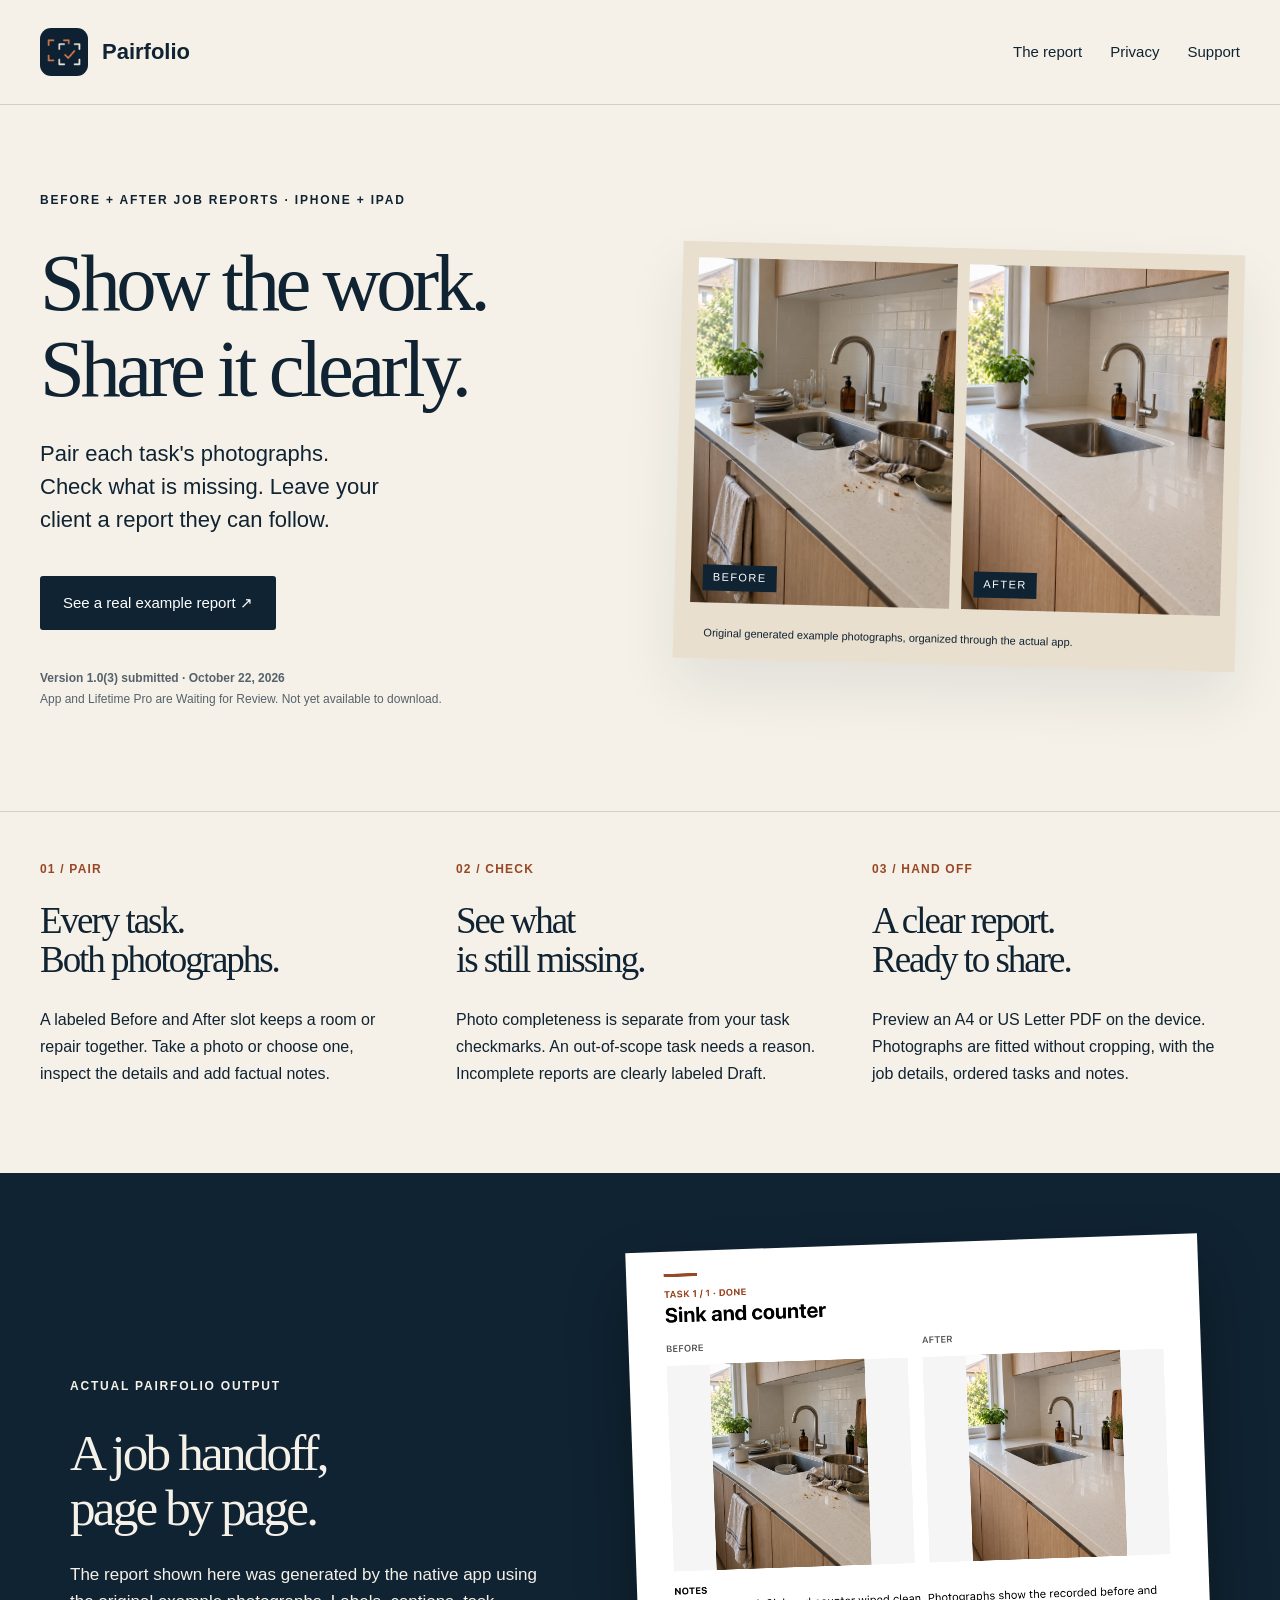
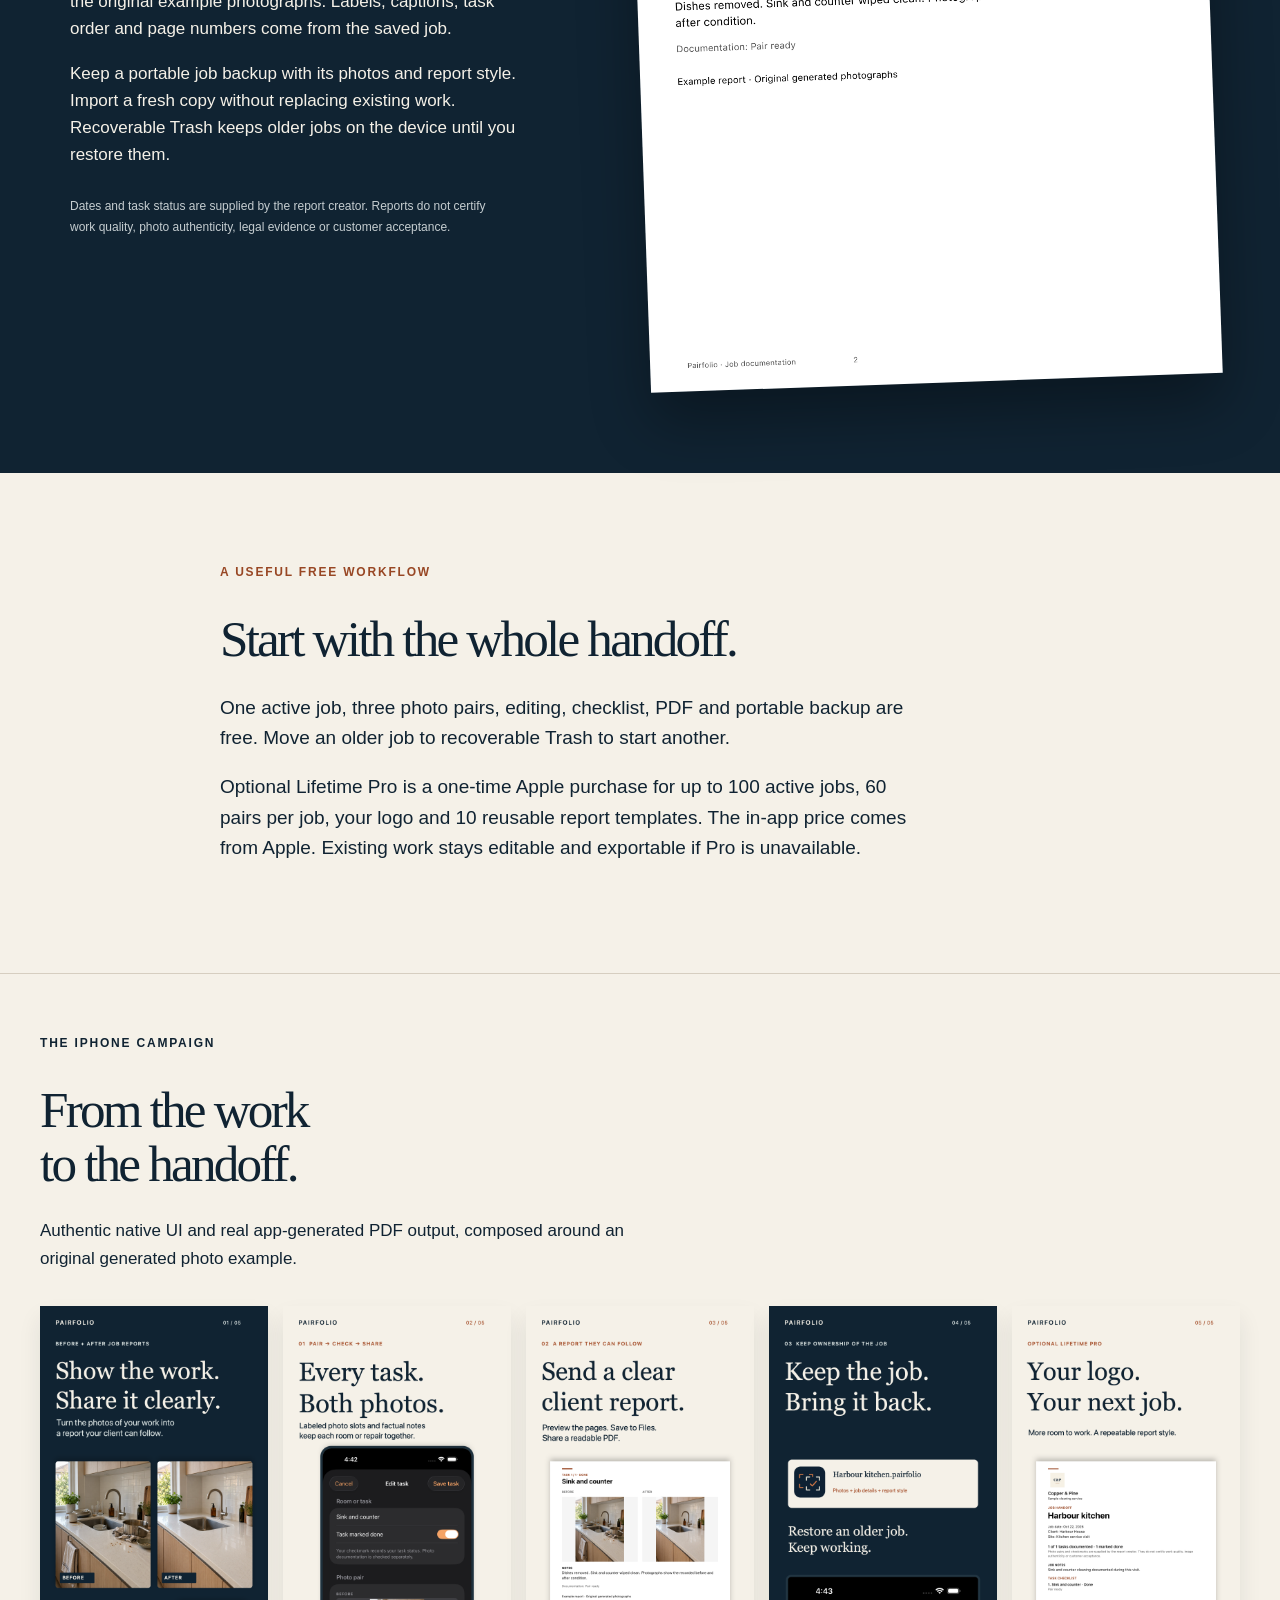
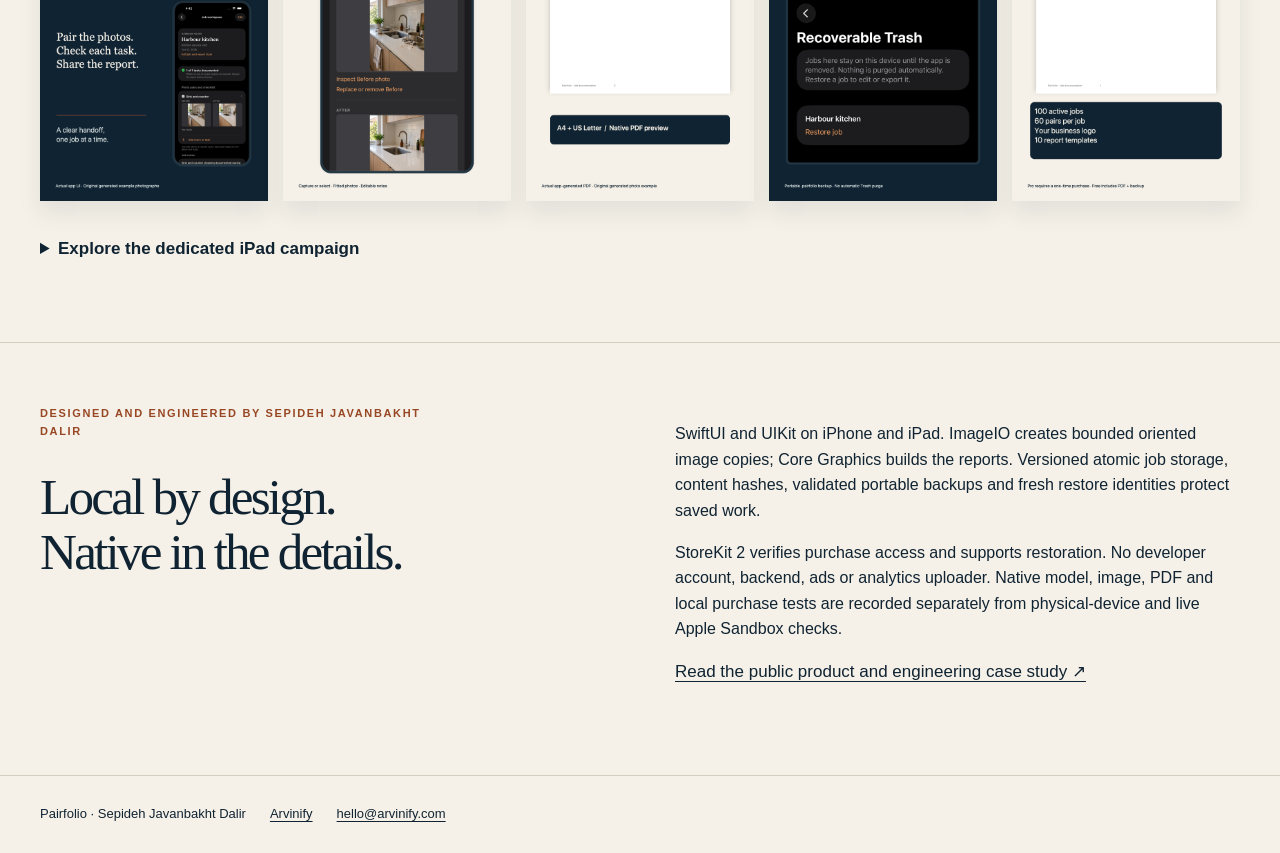
<file: index.html>
<!doctype html>
<html lang="en"><head><meta charset="utf-8"><meta name="viewport" content="width=device-width,initial-scale=1"><meta name="theme-color" content="#102332"><title>Pairfolio · Clear client handoffs</title><meta name="description" content="Before and after job photos, task documentation and readable client reports. Pairfolio is a native local iPhone and iPad app."><link rel="icon" href="assets/icon.png"><link rel="stylesheet" href="style.css"></head><body>
<header><a class="brand" href="index.html"><img src="assets/icon.png" width="48" height="48" alt="Pairfolio paired corners"><strong>Pairfolio</strong></a><nav><a href="#report">The report</a><a href="privacy.html">Privacy</a><a href="support.html">Support</a></nav></header>
<main><section class="hero"><div><p class="eyebrow">BEFORE + AFTER JOB REPORTS · IPHONE + IPAD</p><h1>Show the work.<br>Share it clearly.</h1><p class="lead">Pair each task's photographs. Check what is missing. Leave your client a report they can follow.</p><a class="button" href="#report">See a real example report ↗</a><p class="release"><strong>Version 1.0(3) submitted · October 22, 2026</strong><br>App and Lifetime Pro are Waiting for Review. Not yet available to download.</p></div><div class="comparison"><figure><img src="assets/before.jpg" alt="Original generated example kitchen before cleaning"><figcaption>BEFORE</figcaption></figure><figure><img src="assets/after.jpg" alt="Matched original generated example kitchen after cleaning"><figcaption>AFTER</figcaption></figure><p>Original generated example photographs, organized through the actual app.</p></div></section>
<section class="principles"><article><span>01 / PAIR</span><h2>Every task.<br>Both photographs.</h2><p>A labeled Before and After slot keeps a room or repair together. Take a photo or choose one, inspect the details and add factual notes.</p></article><article><span>02 / CHECK</span><h2>See what<br>is still missing.</h2><p>Photo completeness is separate from your task checkmarks. An out-of-scope task needs a reason. Incomplete reports are clearly labeled Draft.</p></article><article><span>03 / HAND OFF</span><h2>A clear report.<br>Ready to share.</h2><p>Preview an A4 or US Letter PDF on the device. Photographs are fitted without cropping, with the job details, ordered tasks and notes.</p></article></section>
<section id="report" class="report"><div><p class="eyebrow">ACTUAL PAIRFOLIO OUTPUT</p><h2>A job handoff,<br>page by page.</h2><p>The report shown here was generated by the native app using the original example photographs. Labels, captions, task order and page numbers come from the saved job.</p><p>Keep a portable job backup with its photos and report style. Import a fresh copy without replacing existing work. Recoverable Trash keeps older jobs on the device until you restore them.</p><p class="note">Dates and task status are supplied by the report creator. Reports do not certify work quality, photo authenticity, legal evidence or customer acceptance.</p></div><img src="assets/report-example.png" alt="Actual Pairfolio PDF page with fitted Before and After photographs, notes and page number" loading="lazy"></section>
<section class="pricing"><p class="eyebrow">A USEFUL FREE WORKFLOW</p><h2>Start with the whole handoff.</h2><p>One active job, three photo pairs, editing, checklist, PDF and portable backup are free. Move an older job to recoverable Trash to start another.</p><p>Optional Lifetime Pro is a one-time Apple purchase for up to 100 active jobs, 60 pairs per job, your logo and 10 reusable report templates. The in-app price comes from Apple. Existing work stays editable and exportable if Pro is unavailable.</p></section>
<section class="campaign"><p class="eyebrow">THE IPHONE CAMPAIGN</p><h2>From the work<br>to the handoff.</h2><p>Authentic native UI and real app-generated PDF output, composed around an original generated photo example.</p><div class="campaign-grid"><a href="assets/campaign/iPhone-01.png"><img src="assets/campaign/iPhone-01.png" alt="Pairfolio iPhone campaign 1: Show the work. Share it clearly." loading="lazy"></a><a href="assets/campaign/iPhone-02.png"><img src="assets/campaign/iPhone-02.png" alt="Pairfolio iPhone campaign 2: Every task. Both photos." loading="lazy"></a><a href="assets/campaign/iPhone-03.png"><img src="assets/campaign/iPhone-03.png" alt="Pairfolio iPhone campaign 3: Send a clear client report." loading="lazy"></a><a href="assets/campaign/iPhone-04.png"><img src="assets/campaign/iPhone-04.png" alt="Pairfolio iPhone campaign 4: Keep the job. Bring it back." loading="lazy"></a><a href="assets/campaign/iPhone-05.png"><img src="assets/campaign/iPhone-05.png" alt="Pairfolio iPhone campaign 5: Optional Lifetime Pro: your logo and reusable report style." loading="lazy"></a></div><details><summary>Explore the dedicated iPad campaign</summary><div class="campaign-grid tablet"><a href="assets/campaign/iPad-01.png"><img src="assets/campaign/iPad-01.png" alt="Dedicated Pairfolio iPad campaign frame 1" loading="lazy"></a><a href="assets/campaign/iPad-02.png"><img src="assets/campaign/iPad-02.png" alt="Dedicated Pairfolio iPad campaign frame 2" loading="lazy"></a><a href="assets/campaign/iPad-03.png"><img src="assets/campaign/iPad-03.png" alt="Dedicated Pairfolio iPad campaign frame 3" loading="lazy"></a><a href="assets/campaign/iPad-04.png"><img src="assets/campaign/iPad-04.png" alt="Dedicated Pairfolio iPad campaign frame 4" loading="lazy"></a><a href="assets/campaign/iPad-05.png"><img src="assets/campaign/iPad-05.png" alt="Dedicated Pairfolio iPad campaign frame 5" loading="lazy"></a></div></details></section>
<section class="engineering"><div><p class="eyebrow">DESIGNED AND ENGINEERED BY SEPIDEH JAVANBAKHT DALIR</p><h2>Local by design.<br>Native in the details.</h2></div><div><p>SwiftUI and UIKit on iPhone and iPad. ImageIO creates bounded oriented image copies; Core Graphics builds the reports. Versioned atomic job storage, content hashes, validated portable backups and fresh restore identities protect saved work.</p><p>StoreKit 2 verifies purchase access and supports restoration. No developer account, backend, ads or analytics uploader. Native model, image, PDF and local purchase tests are recorded separately from physical-device and live Apple Sandbox checks.</p><a href="https://github.com/sepidehdalir/pairfolio">Read the public product and engineering case study ↗</a></div></section>
</main><footer><span>Pairfolio · Sepideh Javanbakht Dalir</span><a href="https://www.arvinify.com">Arvinify</a><a href="mailto:hello@arvinify.com">hello@arvinify.com</a></footer></body></html>
</file>
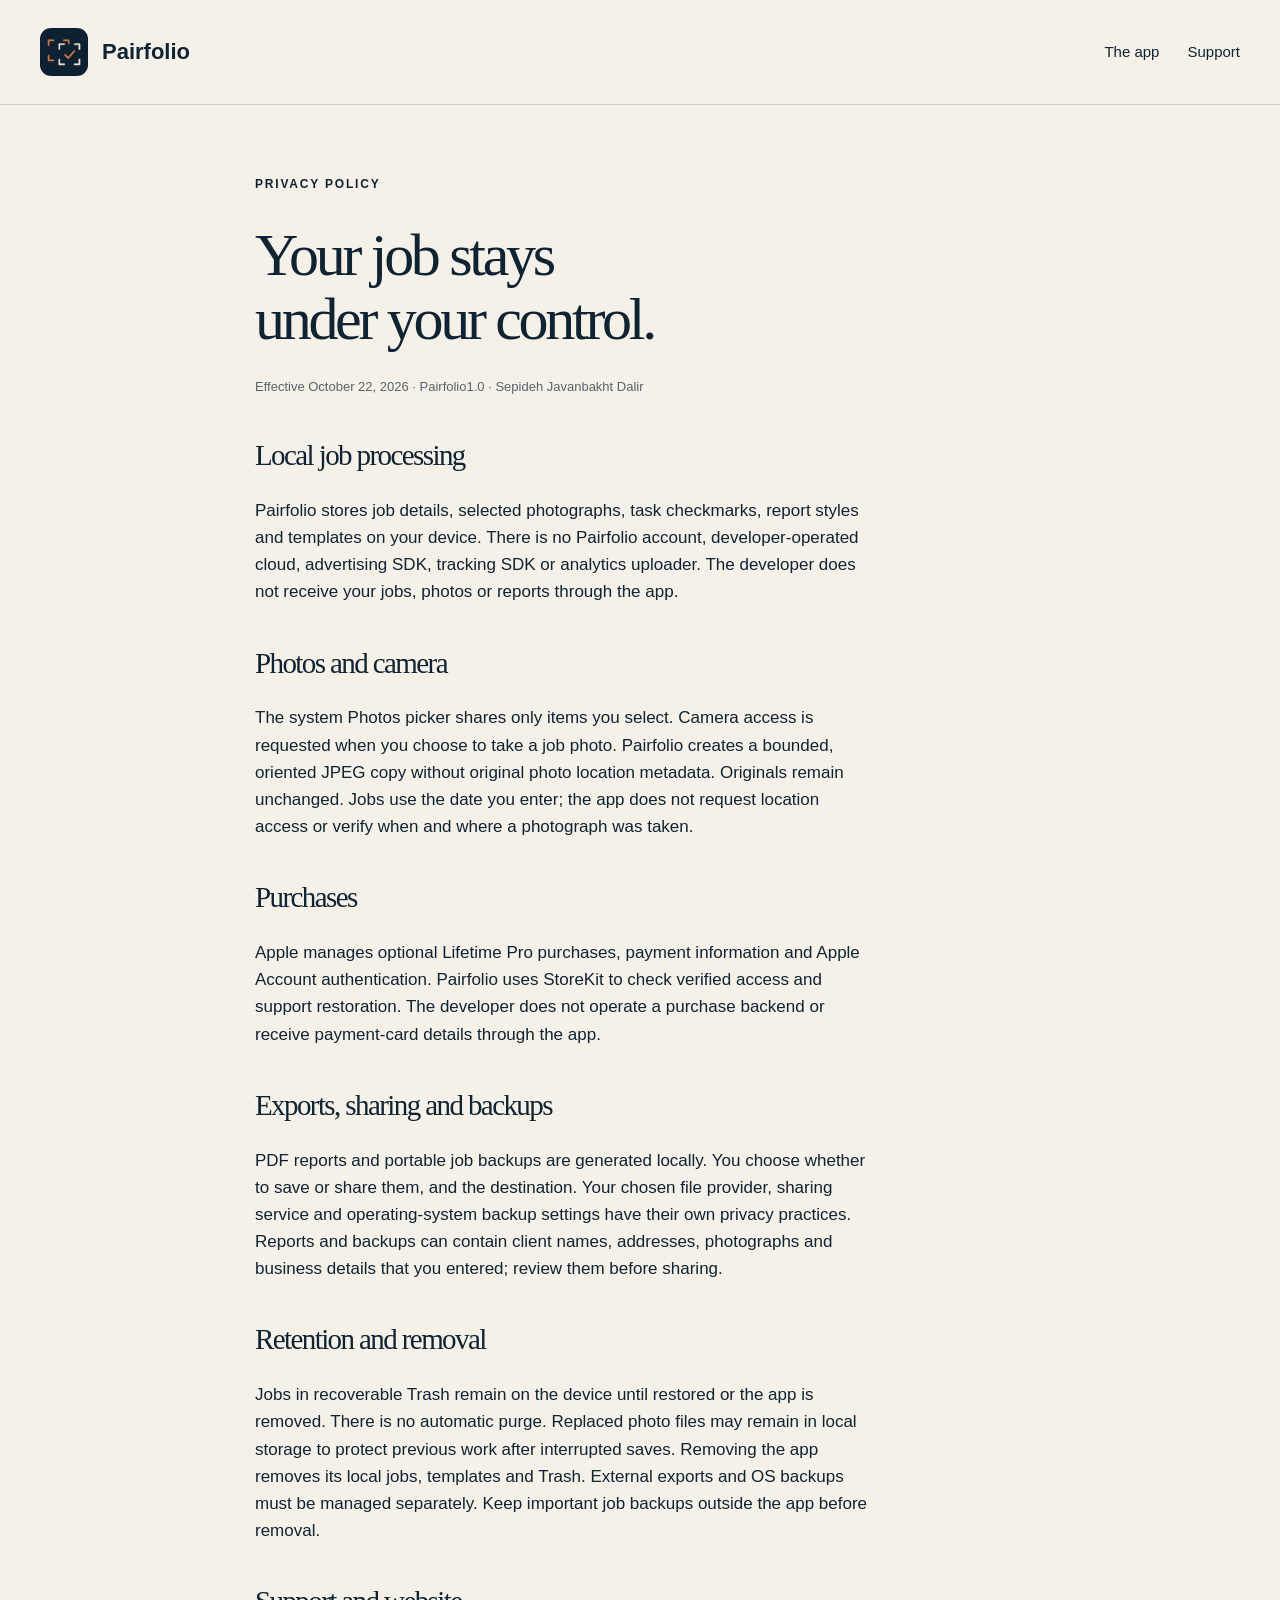
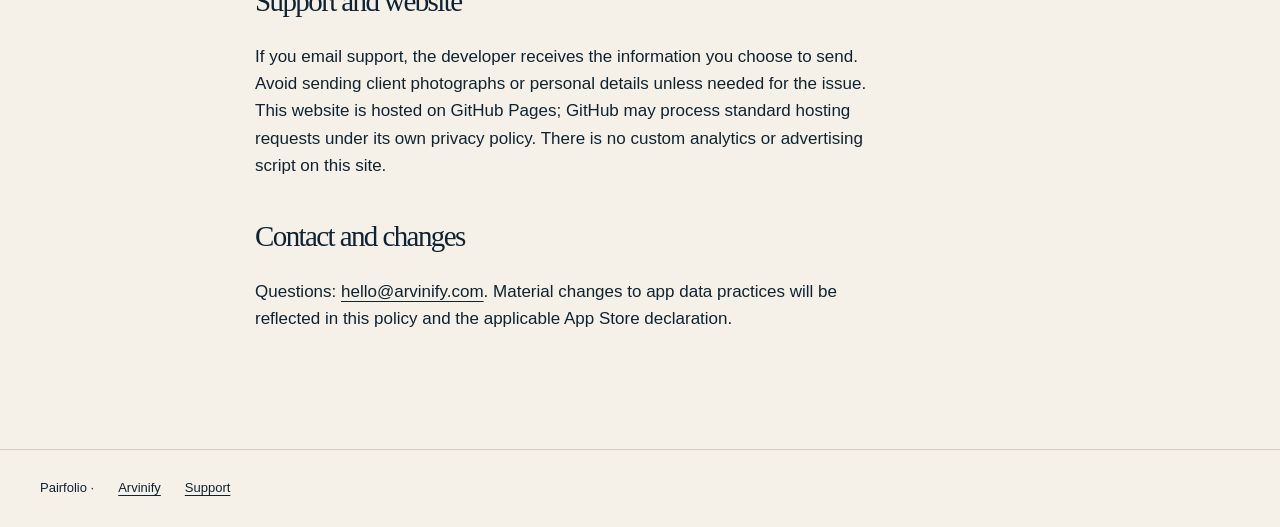
<file: privacy.html>
<!doctype html><html lang="en"><head><meta charset="utf-8"><meta name="viewport" content="width=device-width,initial-scale=1"><title>Pairfolio · Privacy</title><link rel="stylesheet" href="style.css"><link rel="icon" href="assets/icon.png"></head><body><header><a class="brand" href="index.html"><img src="assets/icon.png" width="48" height="48" alt=""><strong>Pairfolio</strong></a><nav><a href="index.html">The app</a><a href="support.html">Support</a></nav></header><main class="document"><p class="eyebrow">PRIVACY POLICY</p><h1>Your job stays<br>under your control.</h1><p class="updated">Effective October 22, 2026 · Pairfolio1.0 · Sepideh Javanbakht Dalir</p><h2>Local job processing</h2><p>Pairfolio stores job details, selected photographs, task checkmarks, report styles and templates on your device. There is no Pairfolio account, developer-operated cloud, advertising SDK, tracking SDK or analytics uploader. The developer does not receive your jobs, photos or reports through the app.</p><h2>Photos and camera</h2><p>The system Photos picker shares only items you select. Camera access is requested when you choose to take a job photo. Pairfolio creates a bounded, oriented JPEG copy without original photo location metadata. Originals remain unchanged. Jobs use the date you enter; the app does not request location access or verify when and where a photograph was taken.</p><h2>Purchases</h2><p>Apple manages optional Lifetime Pro purchases, payment information and Apple Account authentication. Pairfolio uses StoreKit to check verified access and support restoration. The developer does not operate a purchase backend or receive payment-card details through the app.</p><h2>Exports, sharing and backups</h2><p>PDF reports and portable job backups are generated locally. You choose whether to save or share them, and the destination. Your chosen file provider, sharing service and operating-system backup settings have their own privacy practices. Reports and backups can contain client names, addresses, photographs and business details that you entered; review them before sharing.</p><h2>Retention and removal</h2><p>Jobs in recoverable Trash remain on the device until restored or the app is removed. There is no automatic purge. Replaced photo files may remain in local storage to protect previous work after interrupted saves. Removing the app removes its local jobs, templates and Trash. External exports and OS backups must be managed separately. Keep important job backups outside the app before removal.</p><h2>Support and website</h2><p>If you email support, the developer receives the information you choose to send. Avoid sending client photographs or personal details unless needed for the issue. This website is hosted on GitHub Pages; GitHub may process standard hosting requests under its own privacy policy. There is no custom analytics or advertising script on this site.</p><h2>Contact and changes</h2><p>Questions: <a href="mailto:hello@arvinify.com">hello@arvinify.com</a>. Material changes to app data practices will be reflected in this policy and the applicable App Store declaration.</p></main><footer>Pairfolio · <a href="https://www.arvinify.com">Arvinify</a><a href="support.html">Support</a></footer></body></html>
</file>
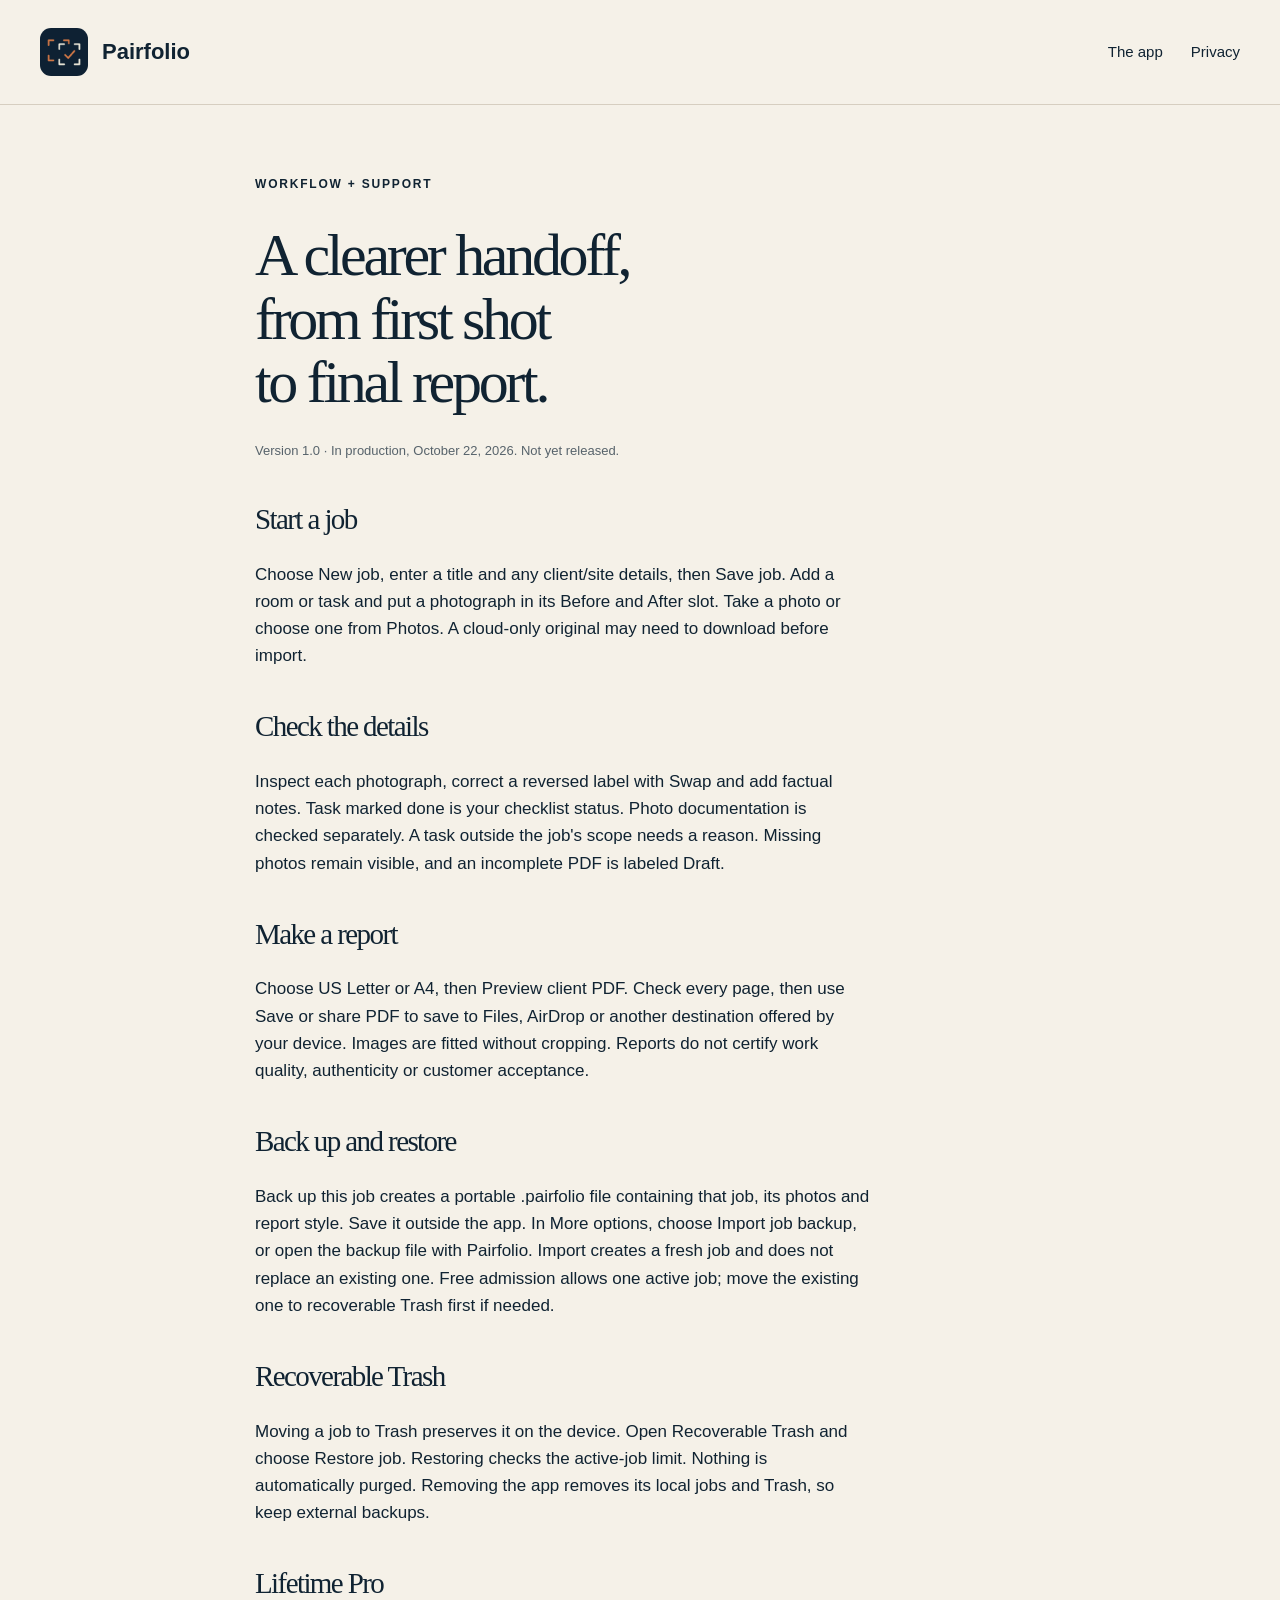
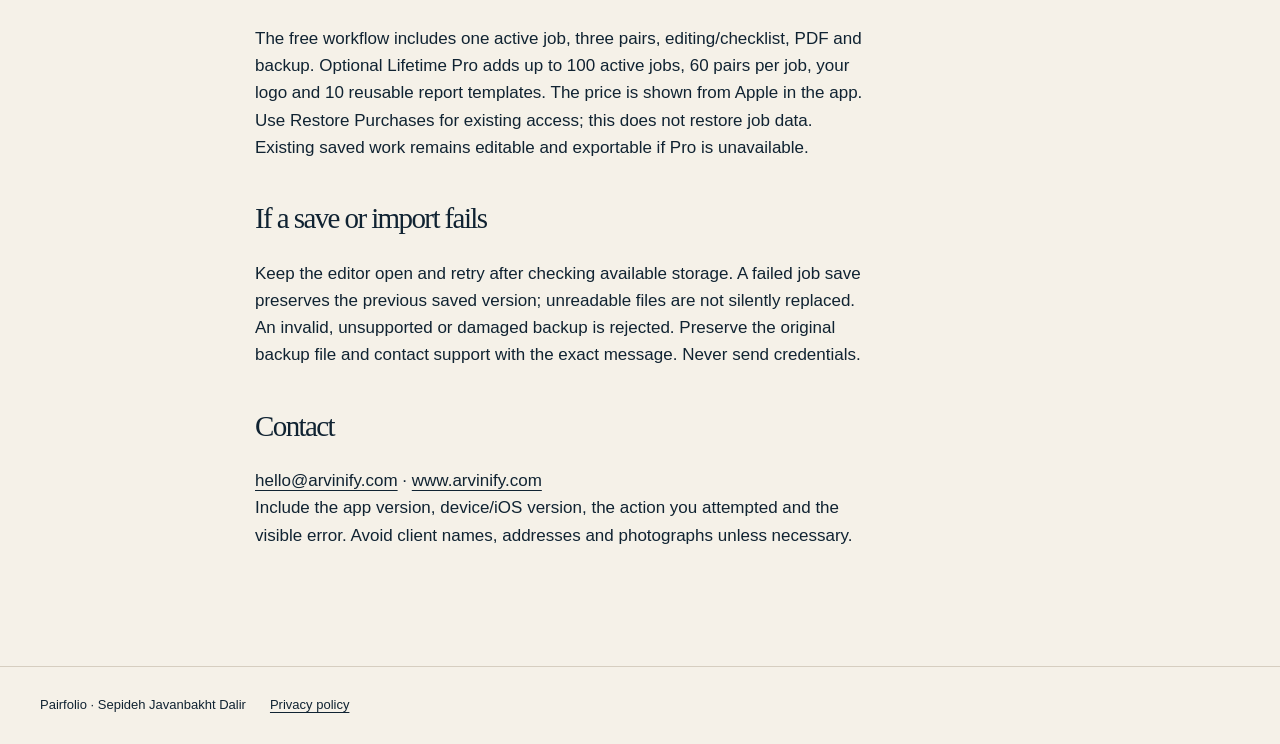
<file: support.html>
<!doctype html><html lang="en"><head><meta charset="utf-8"><meta name="viewport" content="width=device-width,initial-scale=1"><title>Pairfolio · Workflow and support</title><link rel="stylesheet" href="style.css"><link rel="icon" href="assets/icon.png"></head><body><header><a class="brand" href="index.html"><img src="assets/icon.png" width="48" height="48" alt=""><strong>Pairfolio</strong></a><nav><a href="index.html">The app</a><a href="privacy.html">Privacy</a></nav></header><main class="document"><p class="eyebrow">WORKFLOW + SUPPORT</p><h1>A clearer handoff,<br>from first shot<br>to final report.</h1><p class="updated">Version 1.0 · In production, October 22, 2026. Not yet released.</p><h2>Start a job</h2><p>Choose New job, enter a title and any client/site details, then Save job. Add a room or task and put a photograph in its Before and After slot. Take a photo or choose one from Photos. A cloud-only original may need to download before import.</p><h2>Check the details</h2><p>Inspect each photograph, correct a reversed label with Swap and add factual notes. Task marked done is your checklist status. Photo documentation is checked separately. A task outside the job's scope needs a reason. Missing photos remain visible, and an incomplete PDF is labeled Draft.</p><h2>Make a report</h2><p>Choose US Letter or A4, then Preview client PDF. Check every page, then use Save or share PDF to save to Files, AirDrop or another destination offered by your device. Images are fitted without cropping. Reports do not certify work quality, authenticity or customer acceptance.</p><h2>Back up and restore</h2><p>Back up this job creates a portable .pairfolio file containing that job, its photos and report style. Save it outside the app. In More options, choose Import job backup, or open the backup file with Pairfolio. Import creates a fresh job and does not replace an existing one. Free admission allows one active job; move the existing one to recoverable Trash first if needed.</p><h2>Recoverable Trash</h2><p>Moving a job to Trash preserves it on the device. Open Recoverable Trash and choose Restore job. Restoring checks the active-job limit. Nothing is automatically purged. Removing the app removes its local jobs and Trash, so keep external backups.</p><h2>Lifetime Pro</h2><p>The free workflow includes one active job, three pairs, editing/checklist, PDF and backup. Optional Lifetime Pro adds up to 100 active jobs, 60 pairs per job, your logo and 10 reusable report templates. The price is shown from Apple in the app. Use Restore Purchases for existing access; this does not restore job data. Existing saved work remains editable and exportable if Pro is unavailable.</p><h2>If a save or import fails</h2><p>Keep the editor open and retry after checking available storage. A failed job save preserves the previous saved version; unreadable files are not silently replaced. An invalid, unsupported or damaged backup is rejected. Preserve the original backup file and contact support with the exact message. Never send credentials.</p><h2>Contact</h2><p><a href="mailto:hello@arvinify.com">hello@arvinify.com</a> · <a href="https://www.arvinify.com">www.arvinify.com</a><br>Include the app version, device/iOS version, the action you attempted and the visible error. Avoid client names, addresses and photographs unless necessary.</p></main><footer>Pairfolio · Sepideh Javanbakht Dalir<a href="privacy.html">Privacy policy</a></footer></body></html>
</file>
<file: style.css>
:root{color-scheme:light;--ink:#102332;--paper:#f5f1e8;--copper:#984724;--line:#d6cec0}*{box-sizing:border-box}html{scroll-behavior:smooth;scroll-padding-top:28px}body{margin:0;background:var(--paper);color:var(--ink);font:17px/1.6 -apple-system,BlinkMacSystemFont,"Segoe UI",sans-serif}a{color:inherit;text-underline-offset:.23em}a:focus-visible{outline:3px solid var(--copper);outline-offset:5px}header,main,footer{max-width:1320px;margin:auto}header{display:flex;align-items:center;justify-content:space-between;padding:28px 40px;border-bottom:1px solid var(--line)}.brand{display:flex;align-items:center;gap:14px;text-decoration:none;font-size:22px}.brand img{border-radius:11px}nav{display:flex;gap:28px;font-size:15px}nav a{text-decoration:none}h1,h2{font-family:Georgia,"Times New Roman",serif;font-weight:500;letter-spacing:-.055em;line-height:1.06;margin:0 0 26px}h1{font-size:clamp(52px,6.3vw,92px)}h2{font-size:clamp(34px,4vw,54px)}p{max-width:65ch}.eyebrow{font-size:12px;font-weight:700;letter-spacing:.15em;margin:0 0 30px}.hero{display:grid;grid-template-columns:1.03fr 1fr;gap:60px;align-items:center;padding:86px 40px 90px}.lead{font-size:22px;line-height:1.5;max-width:28ch}.button{display:inline-block;background:var(--ink);color:#fff;padding:15px 23px;border-radius:3px;text-decoration:none;font-size:15px;margin:18px 0}.release{font-size:12px;line-height:1.7;margin-top:20px;color:#56626b}.comparison{display:grid;grid-template-columns:1fr 1fr;gap:12px;transform:rotate(1.5deg);background:#e9dfcf;padding:16px 16px 2px;box-shadow:0 28px 60px #10233215}.comparison figure{margin:0;position:relative}.comparison img{display:block;width:100%;aspect-ratio:3/4;object-fit:cover}.comparison figcaption{background:var(--ink);color:#fff;position:absolute;left:12px;bottom:12px;padding:4px 10px;font-size:11px;letter-spacing:.13em}.comparison p{grid-column:1/-1;font-size:11px;text-align:center;margin:10px 0 14px}.principles{display:grid;grid-template-columns:repeat(3,1fr);border-top:1px solid var(--line);padding:48px 40px 70px;gap:48px}.principles span{display:block;color:var(--copper);font-size:12px;font-weight:700;letter-spacing:.1em;margin-bottom:22px}.principles h2{font-size:37px}.principles p{font-size:16px;line-height:1.7}.report{display:grid;grid-template-columns:.9fr 1.1fr;gap:100px;align-items:center;padding:70px 70px 90px;background:var(--ink);color:var(--paper)}.report img{width:100%;box-shadow:0 30px 60px #0005;transform:rotate(-2deg)}.report .note{font-size:12px;color:#c5cdd0;line-height:1.7;margin-top:28px}.pricing{max-width:920px;padding:90px 40px;margin:auto}.pricing p{font-size:19px}.pricing .eyebrow{font-size:12px;color:var(--copper)}.engineering{border-top:1px solid var(--line);padding:62px 40px 90px;display:grid;grid-template-columns:1fr 1fr;gap:70px}.engineering p{font-size:16px}.engineering .eyebrow{font-size:11px;color:var(--copper)}footer{display:flex;gap:24px;flex-wrap:wrap;padding:28px 40px;border-top:1px solid var(--line);font-size:13px}.document{max-width:850px;padding:70px 40px 100px}.document h1{font-size:60px}.document h2{font-size:29px;margin-top:42px}.document ul{padding-left:22px}.document .updated{color:#57636b;font-size:13px}@media(max-width:850px){header{padding:20px 24px;flex-wrap:wrap;gap:18px}nav{gap:16px;font-size:13px}.hero{grid-template-columns:1fr;gap:42px;padding:52px 24px}.lead{max-width:34ch}.comparison{max-width:560px}.principles{grid-template-columns:1fr;gap:24px;padding:40px 24px}.principles article{max-width:560px}.report{grid-template-columns:1fr;gap:36px;padding:48px 24px}.report img{max-width:580px}.pricing{padding:60px 24px}.engineering{grid-template-columns:1fr;gap:18px;padding:40px 24px 60px}footer{padding:24px}.document{padding:48px 24px}.document h1{font-size:46px}}@media(prefers-reduced-motion:reduce){html{scroll-behavior:auto}}

.campaign{padding:60px 40px 80px;border-top:1px solid var(--line)}.campaign-grid{display:grid;grid-template-columns:repeat(5,minmax(0,1fr));gap:15px;margin:34px 0}.campaign-grid img{display:block;width:100%;box-shadow:0 12px 22px #10233215}.campaign details{margin-top:30px}.campaign summary{cursor:pointer;font-weight:600}.campaign-grid.tablet{grid-template-columns:repeat(3,minmax(0,1fr))}@media(max-width:850px){.campaign{padding:48px 24px}.campaign-grid{display:flex;overflow-x:auto;padding:0 0 18px;scroll-snap-type:x mandatory}.campaign-grid a{flex:0 0 220px;min-width:220px;scroll-snap-align:start}.campaign-grid.tablet{display:flex}.campaign-grid.tablet a{min-width:300px}}
</file>
